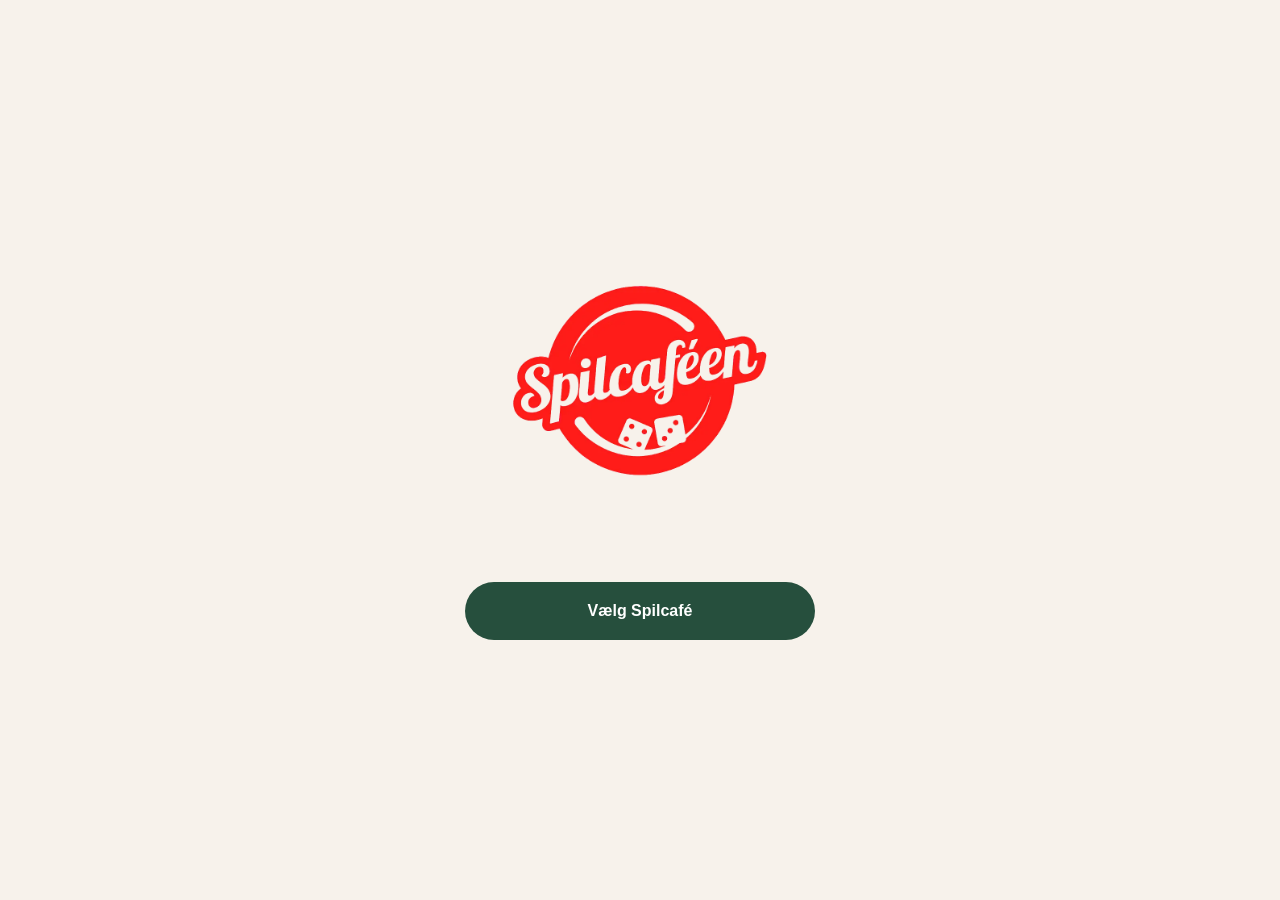
<file: index.html>
<!DOCTYPE html>
<html lang="da">
  <head>
    <meta charset="UTF-8" />
    <meta name="viewport" content="width=device-width, initial-scale=1.0" />
    <title>Spilcafeén</title>
    <link rel="shortcut icon" href="img/favicon.ico" type="image/x-icon" />
    <link rel="stylesheet" href="css/app.css" />
   
  </head>

  <body class="welcom-page">
   
    <img src="img/logo-spil.webp" alt="Spilcaféens logo">
    <a href="sites/location.html" class="start-btn">Vælg Spilcafé</a>
    

    <script src="js/app.js"></script>
  </body>
</html>
</file>
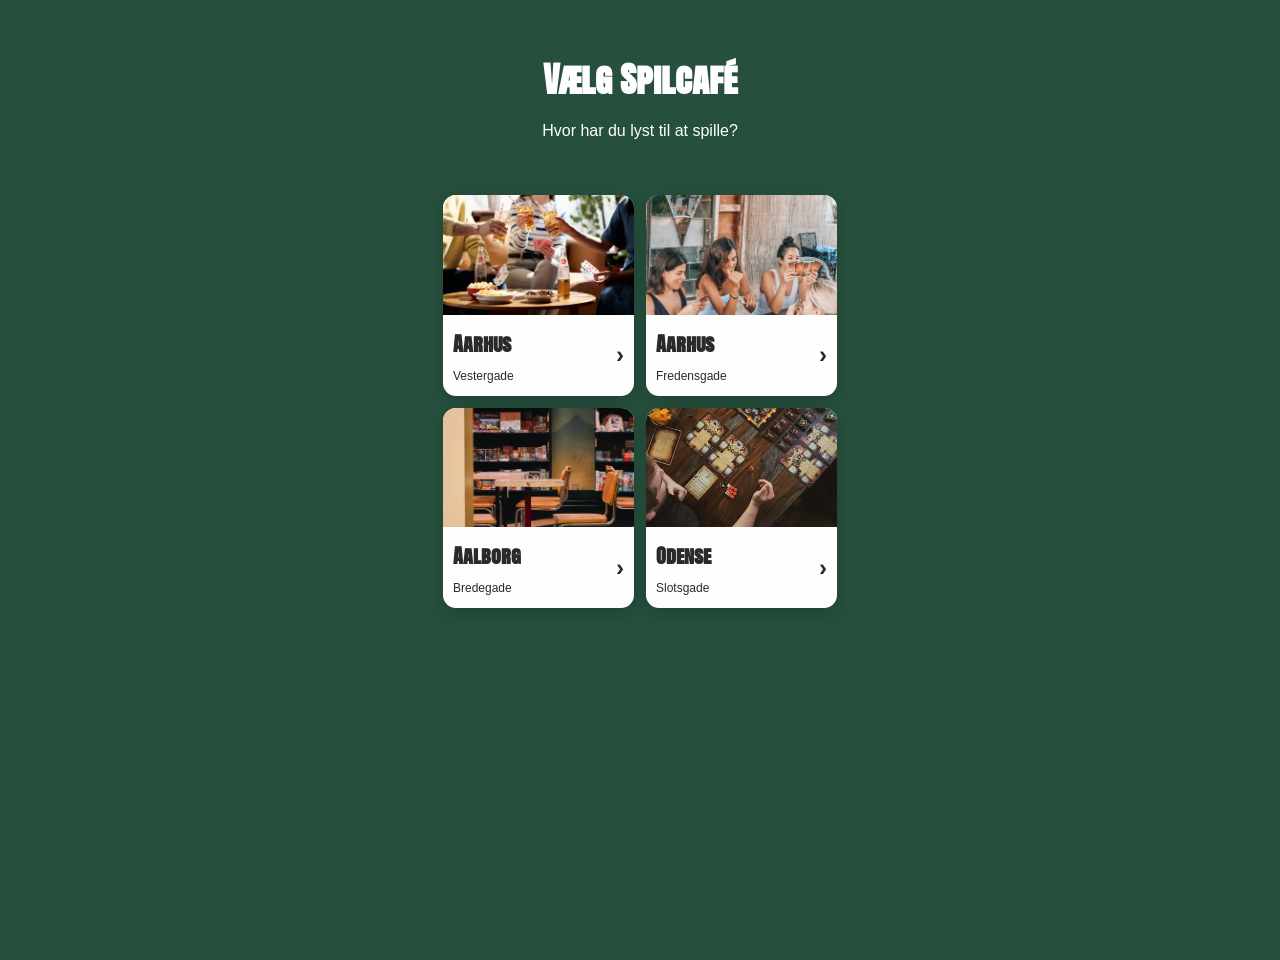
<file: sites/location.html>
<!DOCTYPE html>
<html lang="da">
  <head>
    <meta charset="UTF-8" />
    <meta name="viewport" content="width=device-width, initial-scale=1.0" />
    <title>Spilcafeén</title>
     <link rel="shortcut icon" href="img/favicon.ico" type="image/x-icon" />
    <link rel="stylesheet" href="../css/app.css" />
  </head>

  <body class="location-body">

    <div class="location-titel">
      <h1>Vælg Spilcafé</h1>
      <p>Hvor har du lyst til at spille?</p>
    </div>
    <main class="location-main">
      <section class="locations">
          <ul class="location-grid" id="locationGrid">
            <li class="location-card">
              <a href="spilgalleri.html?location=Vestergade">
                <img  src="../img/location-1.webp" alt="Spilcaféen Vestergade, Aarhus" loading="eager" class="location-image" fetchpriority="high"/>
                <div class="location-content">
                  <div>
                    <h2>Aarhus</h2>
                    <p>Vestergade</p>
                  </div>
                  <span class="arrow">›</span>
                </div>
              </a>
            </li>

            <li class="location-card">
              <a href="spilgalleri.html?location=Fredensgade">
                <img  src="../img/location-2.webp"  alt="Spilcaféen Fredensgade, Aarhus" class="location-image"  loading="lazy" />
                <div class="location-content">
                  <div>
                    <h2>Aarhus</h2>
                    <p>Fredensgade</p>
                  </div>
                  <span class="arrow">›</span>
                </div>
              </a>
            </li>

            <li class="location-card">
              <a href="spilgalleri.html?location=Bredgade">
                <img src="../img/location-3.webp"  alt="Spilcaféen, Bredegade, Aalborg" class="location-image"  loading="lazy" />
                <div class="location-content">
                  <div>
                    <h2>Aalborg</h2>
                    <p>Bredegade</p>
                  </div>
                  <span class="arrow">›</span>
                </div>
              </a>
            </li>

            <li class="location-card">
              <a href="spilgalleri.html?location=Slotsgade">
                <img  src="../img/location-4.webp"  alt="Spilcaféen, Slotsgade, Odense" class="location-image" loading="lazy" />
                <div class="location-content">
                  <div>
                    <h2>Odense</h2>
                    <p>Slotsgade</p>
                  </div>
                  <span class="arrow">›</span>
                </div>
              </a>
            </li>

          </ul>

      </section>

    </main>
    <script src="../js/app.js"></script>
  </body>
</html>
</file>
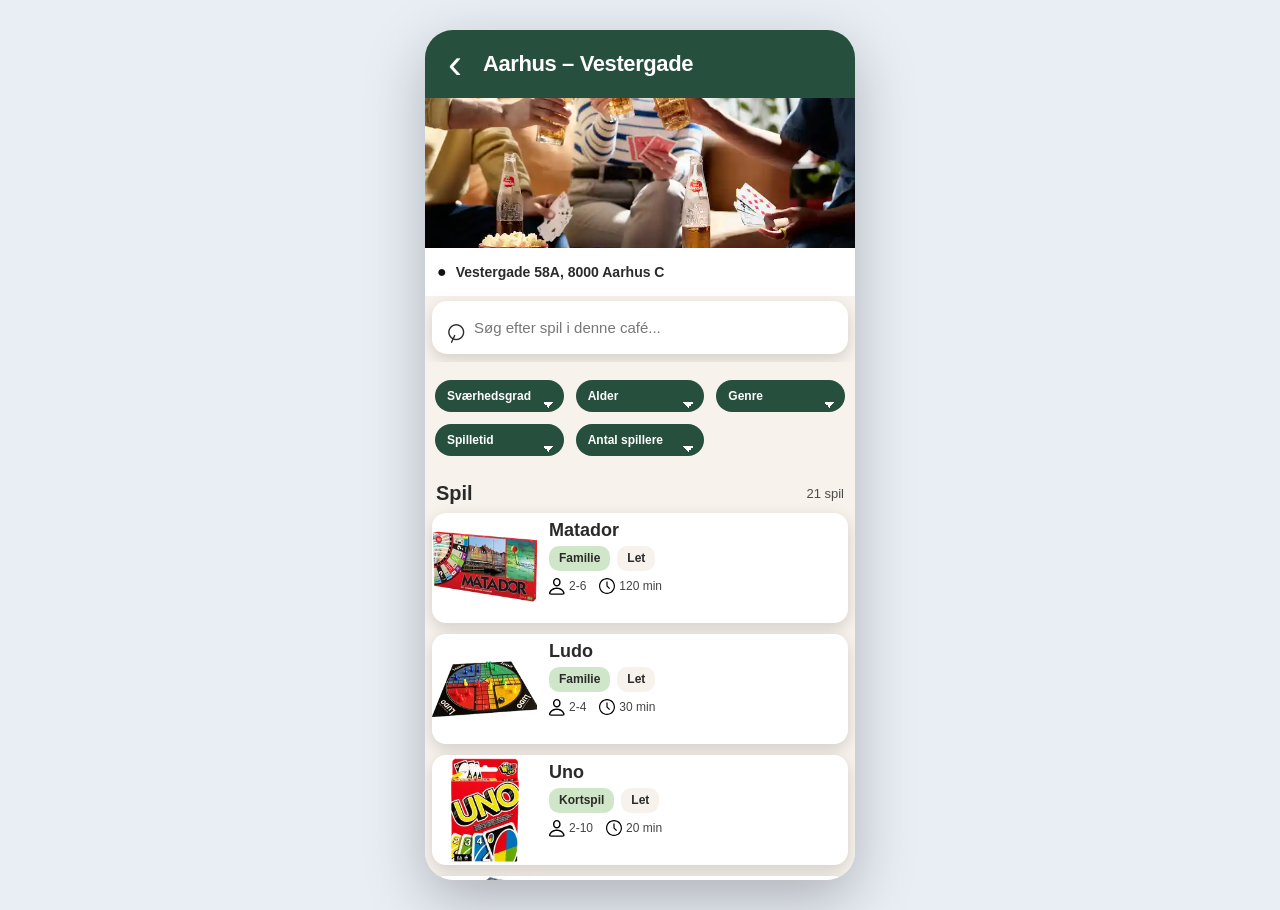
<file: sites/spilgalleri.html>
<!DOCTYPE html>
<html lang="da">
  <head>
    <meta charset="UTF-8" />
    <meta name="viewport" content="width=device-width, initial-scale=1.0" />
    <link rel="shortcut icon" href="img/favicon.ico" type="image/x-icon" />
    <link rel="stylesheet" href="../css/galleri.css" />
    <title>Spilgalleri</title>
  </head>
    <body class="spilgalleri-body">
      <main class="app">
        <header class="cafe-header">

          <button class="back-btn" onclick="history.back()" aria-label="Gå tilbage">‹</button>

          <h1>Aarhus – Vestergade</h1>

        </header>

        <div class="cafe-image">
          <img src="../img/location-1.webp" alt="Spilcaféen Vestergade" loading="lazy" />
        </div>

        <div class="address-bar">

          <span class="address-icon">●</span>

          <span> Vestergade 58A, 8000 Aarhus C</span>

        </div>


      <!-- SØG -->
        <section class="search-section">

          <div class="search-box">

            <span class="search-icon">⌕</span>

            <input type="text" id="search-input" placeholder="Søg efter spil i denne café..." autocomplete="off" aria-label="Søg efter spil i denne café">

          </div>

        </section>

          <!-- FILTRE -->
        <section id="filter-panel" class="filter-panel">

          <select id="difficulty-select" aria-label="Vælg sværhedsgrad">
            <option value="all">Sværhedsgrad</option>
            <option value="Let">Let</option>
            <option value="Mellem">Mellem</option>
            <option value="Svær">Svær</option>
          </select>

          <select id="age-select" aria-label="Vælg alder">
            <option value="all">Alder</option>
            <option value="6">6+</option>
            <option value="7">7+</option>
            <option value="8">8+</option>
            <option value="10">10+</option>
            <option value="18">18+</option>
          </select>

          <select id="genre-select" aria-label="Vælg genre">
            <option value="all">Genre</option>
            <option value="Familie">Familie</option>
            <option value="Strategi">Strategi</option>
            <option value="Kortspil">Kortspil</option>
            <option value="Terning">Terning</option>
            <option value="Mysterie">Mysterie</option>
            <option value="Party">Party</option>
            <option value="Ordspil">Ordspil</option>
            <option value="Abstract">Abstract</option>
            <option value="Fliselægning">Fliselægning</option>
            <option value="Kooperativt">Kooperativt</option>
          </select>

          <select id="playtime-select" aria-label="Vælg spilletid">
            <option value="all">Spilletid</option>
            <option value="15">15+ min</option>
            <option value="30">30+ min</option>
            <option value="45">45+ min</option>
            <option value="60">60+ min</option>
            <option value="90">90+ min</option>
            <option value="120">120+ min</option>
          </select>

          <select id="player-count-select" aria-label="Vælg antal spillere">
            <option value="all">Antal spillere</option>
            <option value="1">1 spiller</option>
            <option value="2">2 spillere</option>
            <option value="3">3 spillere</option>
            <option value="4">4 spillere</option>
            <option value="5">5+ spillere</option>
          </select>

          <button type="button" id="clear-filters" class="clear-filters" aria-label="Ryd filtre">x Ryd filtre</button>
        </section>


         <!-- SPIL -->
        <section class="games-section">

          <div class="section-heading">

            <h2>Spil</h2>

            <span id="game-count"></span>

          </div>

          <div id="game-list" class="game-list"></div>

        </section>


      </main>

    <script src="../js/app.js"></script>
  </body>
</html>
</file>
<file: css/app.css>
@font-face {
  font-family: 'Anton';
  src: url('../fonts/AntonSC-Regular.ttf') format('truetype');
  font-weight: 400;
  font-style: normal;
}

:root {
  --background-color: #F7F2EB;
  --primary-color: #264F3D;
  --secondary-color: #DB2123;
  --text-color: #2A2A2A;
  --card-color: #FEFEFE;
  --easy-tag: #D0E6C9;
  --medium-tag: #FDDE8D;

  --font-family: helvetica neue, helvetica , sans-serif;
  --font-heading:'Anton', sans-serif;
  --font-size-small: 12px;
  --font-size-medium: 16px;
  --font-size-large: 20px;
  --font-size-xlarge: 35px;
  --font-weight-normal: 400;
  --font-weight-bold: 700;

   --shadow:
        0 5px 16px rgba(0, 0, 0, 0.15);
}

/* -------------------------- Welcome page ----------------- */
.welcom-page {
    margin: 0;
    min-height: 100vh;

    background-color: var(--background-color);

    font-family: var(--font-family);

    display: flex;
    flex-direction: column;

    align-items: center;
    justify-content: center;

    box-sizing: border-box;

    padding: 30px 25px;
}

.welcom-page img {
    width: 75%;
    max-width: 300px;
    height: auto;

    display: block;

    margin-bottom: 80px;
}

/* start knap */
.start-btn {

    width: 100%;
    max-width: 350px;

    min-height: 58px;

    padding: 0 25px;

    box-sizing: border-box;

    display: flex;

    align-items: center;
    justify-content: center;

    background-color: var(--primary-color);

    color: white;

    border-radius: 30px;

    text-decoration: none;

    font-size: var(--font-size-medium);

    font-weight: var(--font-weight-bold);

    transition:
        transform 0.2s ease,
        box-shadow 0.2s ease;
}

/* Hover */

.start-btn:hover {

    transform: translateY(-2px);

    box-shadow:
        0 6px 15px
        rgba(0, 0, 0, 0.20);
}

/* Når knappen trykkes */

.start-btn:active {

    transform: scale(0.97);
}

/* computer */
@media (min-width: 1000px) {
    body.welcom-page {

        width: 430px;
        height: 850px;

        min-height: 850px;

        margin: 0;

        position: absolute;

        top: 50%;
        left: 50%;

        transform: translate(-50%, -50%);

        background-color: var(--background-color);

        border-radius: 30px;

        padding: 50px 30px;

        box-sizing: border-box;

        overflow: hidden;
    }
}

/* -------------------------- Lokation----------------------------- */

.location-titel h1{
    font-family: var(--font-heading);
    font-size: var(--font-size-xlarge);
    color: white;
    text-align: center;
    margin-bottom: 10px;
}

.location-titel p{
    font-size: var(--font-size-medium);
    color: white;
    text-align: center;
    margin-bottom: 20px;
}

.location-body {
    margin: 0;
    min-height: 100vh;

    background-color: var(--primary-color);

    font-family: var(--font-family);

    display: flex;
    flex-direction: column;
    align-items: center;
}

/* MAIN */

.location-main {
    width: 100%;
    max-width: 430px;

    box-sizing: border-box;

    padding: 20px 16px 0;
}

/* LOKATIONER */

.locations {
    width: 100%;
    margin-top: 10px;
}

.locations h2 {
    font-family: var(--font-heading);

    font-size: var(--font-size-large);

    color: var(--text-color);

    margin: 0 0 10px;
}

.locations p {
    font-size: var(--font-size-medium);

    color: var(--text-color);

    margin: 0 0 20px;
}

.location-grid {
    list-style: none;

    display: grid;
    grid-template-columns: repeat(2, minmax(0, 1fr));

    gap: 10px;

    padding: 0;
    margin: 0;
}

/* LOCATION CARDS */

.location-card {
    background-color: var(--card-color);

    border-radius: 13px;

    overflow: hidden;

    box-shadow: var(--shadow);

    transition:
        transform 0.2s ease,
        box-shadow 0.2s ease;
}

.location-card:hover {
    transform: translateY(-3px);

    box-shadow:
        0 9px 22px rgba(0, 0, 0, 0.20);
}

.location-card a {
    display: block;

    color: inherit;
    text-decoration: none;
}

/* BILLEDER */

.location-card img {
    width: 100%;

    aspect-ratio: 1.6 / 1;

    object-fit: cover;

    display: block;
}

/* =====================================================
   TEKST
   ===================================================== */

.location-content {
    min-height: 55px;

    padding: 7px 8px;

    display: flex;
    justify-content: space-between;
    align-items: center;
}

.location-content h3 {
    margin: 0;

    font-size: 13px;

    font-weight: var(--font-weight-bold);

    color: var(--text-color);
}

.location-content p {
    margin: 2px 0 0;

    font-size: 10px;

    color: var(--text-color);
}

.arrow {
    font-size: 22px;

    font-weight: 700;

    color: var(--text-color);
}

/* =====================================================
   QUICK FILTERS
   ===================================================== */

.quick-filters {
    width: 100%;
    max-width: 430px;

    box-sizing: border-box;

    display: flex;

    gap: 10px;

    padding: 25px 16px 30px;

    overflow-x: auto;

    scrollbar-width: none;
}

.quick-filters::-webkit-scrollbar {
    display: none;
}

/* =====================================================
   FILTER KNAPPER
   ===================================================== */

.quick-filter {
    flex: 0 0 100px;

    height: 150px;

    box-sizing: border-box;

    background-color: var(--card-color);

    border-radius: 20px;

    padding: 15px 10px;

    display: flex;

    flex-direction: column;

    align-items: center;

    justify-content: center;

    text-align: center;

    text-decoration: none;

    color: var(--text-color);

    font-family: var(--font-family);

    font-size: 15px;

    font-weight: var(--font-weight-bold);

    box-shadow: var(--shadow);

    transition:
        transform 0.2s ease,
        background-color 0.2s ease;
}

.quick-filter:hover {
    transform: translateY(-3px);
}

/* IKON */

.filter-icon {
    font-size: 32px;

    margin-bottom: 12px;
}

/* =====================================================
   DESKTOP
   ===================================================== */

@media (min-width: 768px) {

    .location-body {
        padding: 30px 0;
    }

    /*
       Selve appen bliver stadig
       mobil-lignende på computer
    */

    .location-main {
        width: 430px;
        max-width: 430px;

        padding: 25px 18px 0;
    }

    .location-grid {
        gap: 12px;
    }

    .location-content {
        min-height: 65px;

        padding: 8px 10px;
    }

    .location-content h3 {
        font-size: 16px;
    }

    .location-content p {
        font-size: 12px;
    }

    .arrow {
        font-size: 24px;
    }

    /*
       Filtrene ligger UNDER
       de fire lokationer
    */

    .quick-filters {
        width: 430px;
        max-width: 430px;

        padding:
            25px 18px 35px;

        display: grid;

        grid-template-columns:
            repeat(4, 1fr);

        gap: 10px;

        overflow: visible;
    }

    .quick-filter {
        width: 100%;

        height: 140px;

        min-width: 0;

        padding: 10px 5px;

        border-radius: 18px;

        font-size: 14px;
    }

    .filter-icon {
        font-size: 28px;

        margin-bottom: 8px;
    }
}

/* =====================================================
   MEGET SMÅ TELEFONER
   ===================================================== */

@media (max-width: 360px) {

    .location-main {
        padding-left: 12px;
        padding-right: 12px;
    }

    .location-grid {
        gap: 8px;
    }

    .location-content {
        min-height: 48px;
        padding: 6px;
    }

    .location-content h3 {
        font-size: 12px;
    }

    .location-content p {
        font-size: 9px;
    }

    .arrow {
        font-size: 19px;
    }

    .quick-filters {
        padding-left: 12px;
        padding-right: 12px;
    }

    .quick-filter {
        flex-basis: 90px;
        height: 130px;

        font-size: 13px;
    }
}
</file>
<file: css/galleri.css>
@font-face {
  font-family: "Anton";
  src: url("../fonts/AntonSC-Regular.ttf") format("truetype");
  font-weight: 400;
  font-style: normal;
}

:root {
  --background-color: #f7f2eb;
  --primary-color: #264f3d;
  --secondary-color: #db2123;
  --text-color: #2a2a2a;
  --card-color: #fefefe;
  --easy-tag: #d0e6c9;
  --medium-tag: #fdde8d;

  --font-family: helvetica neue, helvetica, sans-serif;
  --font-heading: "Anton", sans-serif;

  --font-size-small: 12px;
  --font-size-medium: 16px;
  --font-size-large: 20px;
  --font-size-xlarge: 35px;

  --font-weight-normal: 400;
  --font-weight-bold: 700;

  --shadow: 0 5px 16px rgba(0, 0, 0, 0.15);
}

* {
  box-sizing: border-box;
}

body {
  margin: 0;
}

/* body */
.spilgalleri-body {
  min-height: 100vh;

  background: var(--background-color);

  font-family: var(--font-family);

  color: var(--text-color);
}

.app {
  width: 100%;

  min-height: 100vh;

  background: var(--primary-color);

  overflow-x: hidden;
}

/* header */

.cafe-header {
  height: 62px;

  display: flex;

  align-items: center;

  gap: 12px;

  padding: 0 14px;

  color: white;
}

.cafe-header h1 {
  margin: 0;

  font-size: 21px;

  font-weight: 700;

  letter-spacing: -0.4px;
}

.back-btn {
  width: 32px;

  height: 40px;

  border: none;

  background: none;

  color: white;

  font-size: 42px;

  line-height: 30px;

  cursor: pointer;

  padding: 0;
}

/* img */

.cafe-image {
  width: 100%;

  height: 145px;

  overflow: hidden;
}

.cafe-image img {
  width: 100%;

  height: 100%;

  display: block;

  object-fit: cover;
}

/* adresse */

.address-bar {
  height: 48px;

  background: white;

  display: flex;

  align-items: center;

  gap: 9px;

  padding: 0 12px;

  font-size: 14px;

  font-weight: 600;
}

.address-icon {
  font-size: 16px;

  color: #111;
}

/* tabs */

.tabs {
  display: flex;

  gap: 12px;

  padding: 12px 7px 8px;

  background: var(--background-color);
}

.tab {
  flex: 1;

  height: 45px;

  border: none;

  border-radius: 15px;

  background: #e9e4dc;

  color: #333;

  font-family: inherit;

  font-size: 16px;

  font-weight: 700;

  cursor: pointer;
}

.tab.active {
  background: #08764f;

  color: white;
}

/* søg */
.search-section {
  padding: 5px 7px 8px;

  background: var(--background-color);
}

.search-box {
  height: 53px;

  background: white;

  border-radius: 15px;

  display: flex;

  align-items: center;

  padding: 0 12px;

  box-shadow: var(--shadow);
}

.search-icon {
  font-size: 35px;

  line-height: 1;

  transform: rotate(-20deg);

  margin-right: 7px;
}

#search-input {
  flex: 1;

  min-width: 0;

  height: 100%;

  border: none;

  outline: none;

  background: transparent;

  font-family: inherit;

  font-size: 15px;

  color: var(--text-color);
}

#search-input::placeholder {
  color: #777;
}

/* =====================================================
   FILTRE
   ===================================================== */

/* Selve filterområdet */
.filter-panel {
  background-color: var(--background-color);

  padding: 16px 5px;

  display: grid;

  /* 3 filtre pr. række */
  grid-template-columns: repeat(2, 1fr);

  gap: 5px;

  width: 100%;

  box-sizing: border-box;
}

/* =====================================================
   DROPDOWNS
   ===================================================== */

.filter-panel select {
  width: 100%;
  min-width: 0;

  height: 32px;

  padding: 0 30px 0 12px;

  border: none;

  border-radius: 30px;

  background-color: var(--primary-color);

  color: white;

  font-family: var(--font-family);

  font-size: var(--font-size-small);

  font-weight: 600;

  cursor: pointer;

  appearance: none;

  box-sizing: border-box;

  /* Pil */
  background-image:
    linear-gradient(45deg, transparent 50%, white 50%),
    linear-gradient(135deg, white 50%, transparent 50%);

  background-position:
    calc(100% - 15px) 22px,
    calc(100% - 10px) 22px;

  background-size:
    6px 6px,
    6px 6px;

  background-repeat: no-repeat;
}

/* Hover */
.filter-panel select:hover {
  background-color: #1f684d;
}

.filter-group select {
  width: 100%;
  height: 32px;

  padding: 0 32px 0 14px;

  border: none;
  border-radius: 30px;

  background-color: var(--primary-color);
  color: white;

  font-family: var(--font-family);
  font-size: 15px;
  font-weight: 600;

  cursor: pointer;
  appearance: none;

  /* Pil */
  background-image:
    linear-gradient(45deg, transparent 50%, white 50%),
    linear-gradient(135deg, white 50%, transparent 50%);

  background-position:
    calc(100% - 16px) 22px,
    calc(100% - 11px) 22px;

  background-size:
    6px 6px,
    6px 6px;

  background-repeat: no-repeat;

  /* Gør at teksten kan vises */
  white-space: normal;
  overflow: visible;
  text-overflow: clip;
}

/* =====================================================
   RYD FILTRE
   ===================================================== */

.clear-filters {
  display: none;

  width: 100%;
  height: 32px;

  padding: 0 10px;

  border: 2px solid var(--primary-color);

  border-radius: 30px;

  background-color: transparent;

  color: var(--primary-color);

  font-family: var(--font-family);

  font-size: 14px;

  font-weight: 700;

  cursor: pointer;

  box-sizing: border-box;

  transition:
    background-color 0.2s ease,
    color 0.2s ease;
}

/* Vises kun når der er valgt et filter */
.clear-filters.show {
  display: block;
}

/* Hover på ryd-knappen */
.clear-filters:hover {
  background-color: var(--primary-color);

  color: white;
}

/* =====================================================
   DESKTOP
   ===================================================== */

@media (min-width: 768px) {
  .filter-panel {
    grid-template-columns: repeat(3, 1fr);

    padding: 18px 10px;

    gap: 12px;
  }

  .clear-filters {
    grid-column: 1 / -1;

    width: 180px;

    justify-self: center;
  }
}

/* spil sektion */
.games-section {
  background: var(--background-color);

  padding: 8px 7px 30px;
}

.section-heading {
  display: flex;

  align-items: center;

  justify-content: space-between;

  margin: 0 4px 8px;
}

.section-heading h2 {
  margin: 0;

  font-size: 20px;
}

#game-count {
  font-size: 13px;

  color: #4d4c4c;
}

/* liste af spil */
.game-list {
  display: flex;

  flex-direction: column;

  gap: 10px;
}

/* spil cards */
.game-card {
  min-height: 110px;

  display: flex;

  align-items: stretch;

  background: white;

  border-radius: 14px;

  overflow: hidden;

  box-shadow: var(--shadow);

  position: relative;
}

/* IMAGE */

.game-image {
  width: 105px;

  min-width: 105px;

  height: 110px;

  object-fit: cover;

  display: block;
}

/* CONTENT */

.game-info {
  flex: 1;

  min-width: 0;

  padding: 8px 8px 7px 12px;
}

.game-title {
  margin: 0 30px 5px 0;

  font-size: 18px;

  line-height: 1.1;

  font-weight: 800;
}

/* TAGS */

.game-tags {
  display: flex;

  gap: 7px;

  flex-wrap: wrap;

  margin-bottom: 7px;
}

.tag {
  display: inline-flex;

  align-items: center;

  min-height: 25px;

  padding: 3px 10px;

  border-radius: 10px;

  font-size: 12px;

  font-weight: 700;
}

.genre-tag {
  background: #d0e6c9;
}

.difficulty-tag {
  background: #f7f2eb;
}

/* META */

.game-meta {
  display: flex;

  align-items: center;

  gap: 13px;

  font-size: 12px;

  color: #444;
}

.meta-item {
  display: flex;

  align-items: center;

  gap: 4px;
}

.meta-icon {
  font-size: 16px;
}

/* no results */
.no-results {
  display: none;

  margin: 30px 10px;

  text-align: center;

  color: #555;
}

.no-results.show {
  display: block;
}

/* computer */
@media (min-width: 768px) {
  .spilgalleri-body {
    display: flex;

    justify-content: center;

    align-items: center;

    padding: 30px;

    background: #e9eef5;
  }

  .app {
    width: 430px;

    height: 850px;

    min-height: 850px;

    max-height: 850px;

    border-radius: 28px;

    overflow-y: auto;

    overflow-x: hidden;

    box-shadow: 0 20px 60px rgba(0, 0, 0, 0.25);
  }

  .cafe-header {
    height: 68px;
  }

  .cafe-header h1 {
    font-size: 22px;
  }

  .cafe-image {
    height: 150px;
  }

  .game-list {
    gap: 11px;
  }
}

/* Ikoner på cards i galleriet */
.meta-item img {
    display: flex;
    align-items: center;
    gap: 8px;
    width: 16px;
}

.meta-icon {
    display: flex;
    align-items: center;
}

/* spil cards */
.game-card {
  min-height: 110px;

  display: flex;

  align-items: stretch;

  background: white;

  border-radius: 14px;

  overflow: hidden;

  box-shadow: var(--shadow);

  position: relative;

  /* fordi card nu er et <a> */
  text-decoration: none;
  color: inherit;

  cursor: pointer;
}

/* Keyboard navigation */
.game-card:focus-visible {
  outline: 3px solid var(--secondary-color);
  outline-offset: 3px;
}
</file>
